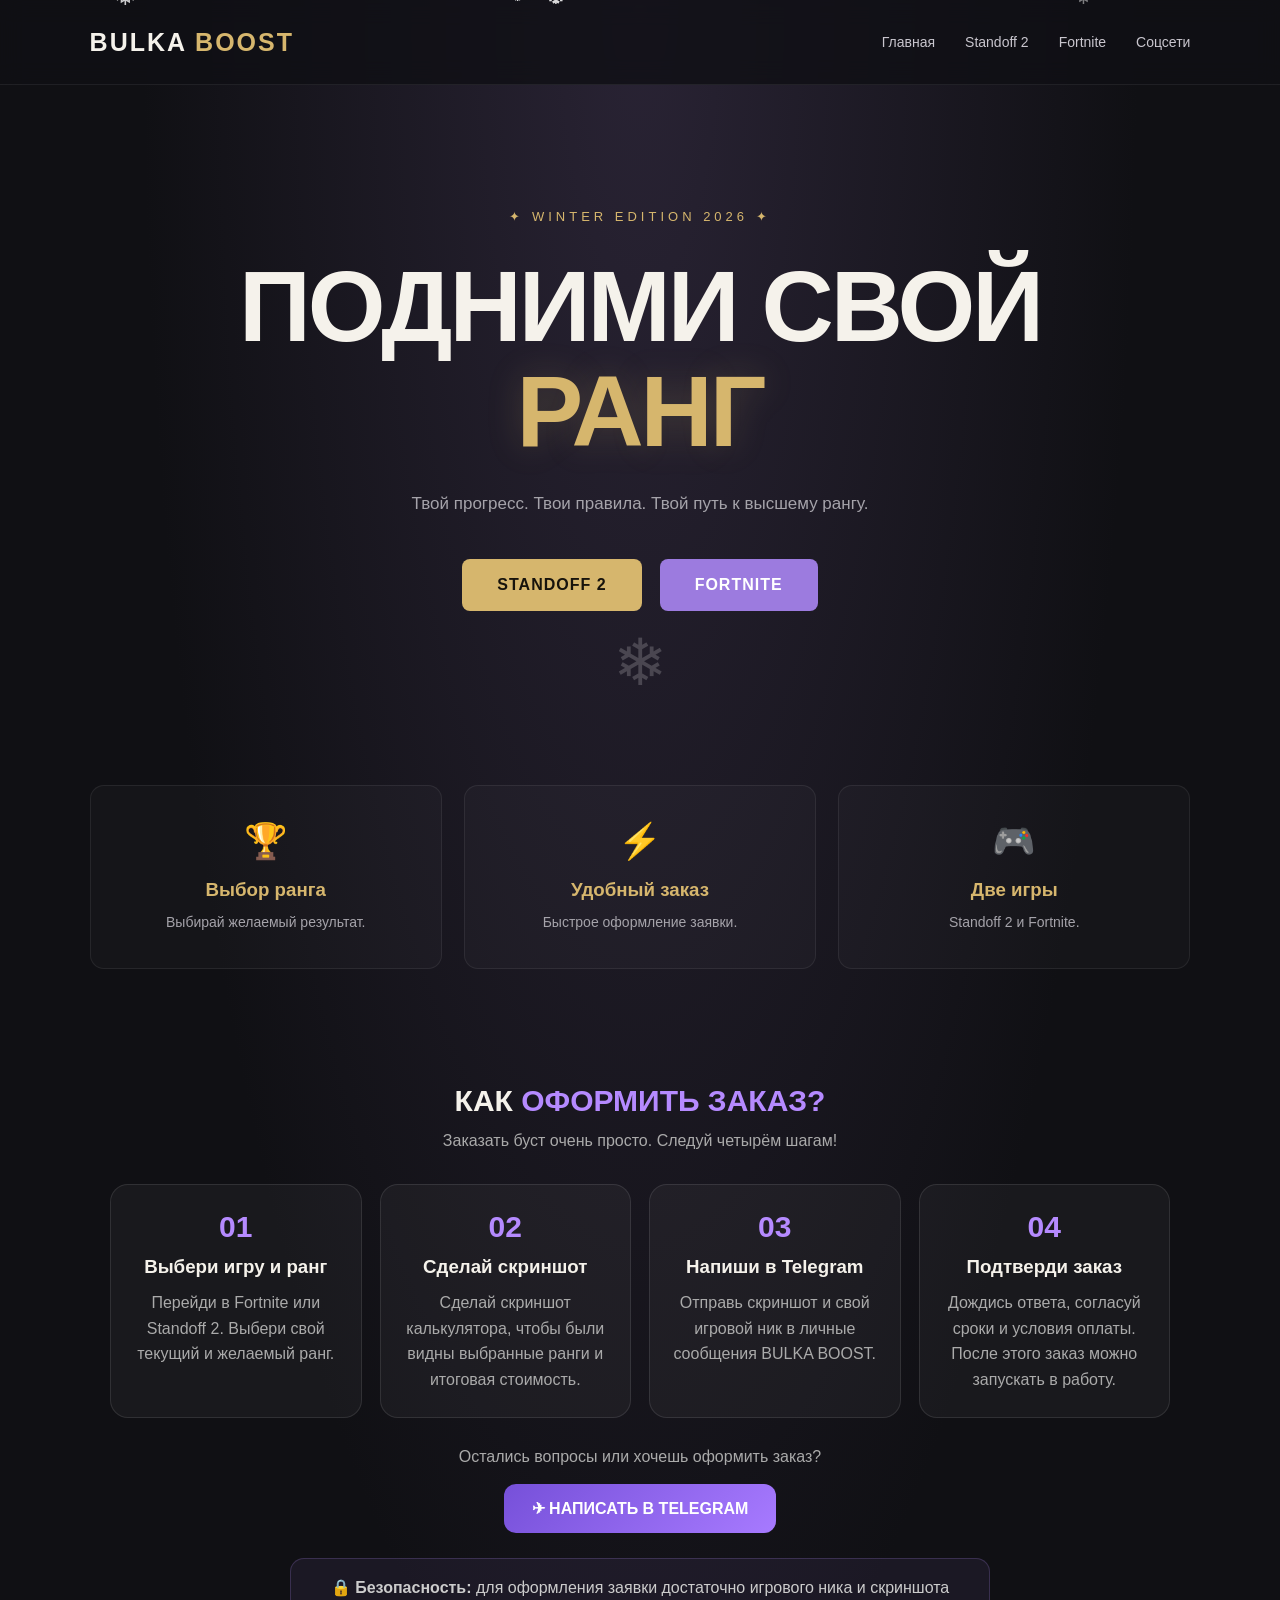
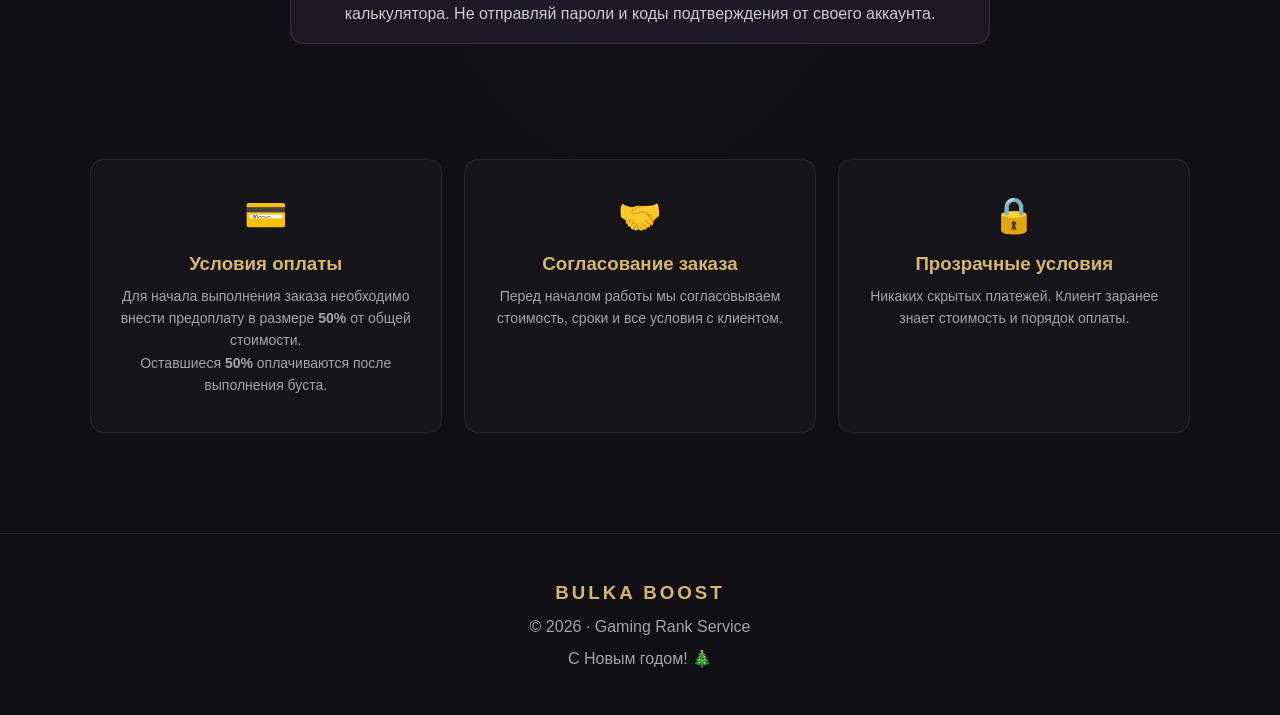
<file: index.html>
<!DOCTYPE html>
<html lang="ru">
<head>
    <meta charset="UTF-8">
    <meta name="viewport" content="width=device-width, initial-scale=1.0">
    <meta name="theme-color" content="#101014">
    <title>BULKA BOOST — Rank Service</title>
    <link rel="stylesheet" href="style.css">

    <style>
        .order-section {
            max-width: 1100px;
            margin: 65px auto;
            padding: 0 20px;
            text-align: center;
        }

        .order-title {
            font-size: 30px;
            margin-bottom: 10px;
        }

        .order-title span {
            color: #b58aff;
        }

        .order-subtitle {
            color: #aaa;
            margin-bottom: 30px;
            line-height: 1.6;
        }

        .order-grid {
            display: grid;
            grid-template-columns: repeat(auto-fit, minmax(220px, 1fr));
            gap: 18px;
        }

        .order-card {
            background: rgba(255,255,255,0.04);
            border: 1px solid rgba(255,255,255,0.1);
            border-radius: 18px;
            padding: 25px 18px;
        }

        .order-number {
            font-size: 30px;
            font-weight: bold;
            color: #b58aff;
        }

        .order-card h3 {
            margin: 12px 0;
        }

        .order-card p {
            color: #aaa;
            line-height: 1.6;
            margin: 0;
        }

        .order-telegram {
            margin-top: 30px;
        }

        .order-telegram p {
            color: #aaa;
            margin-bottom: 18px;
        }

        .order-telegram a {
            display: inline-block;
            padding: 15px 28px;
            border-radius: 12px;
            background: linear-gradient(135deg, #7650d9, #a77aff);
            color: white;
            text-decoration: none;
            font-weight: bold;
        }

        .order-note {
            max-width: 700px;
            margin: 25px auto 0;
            padding: 16px;
            background: rgba(181,138,255,0.07);
            border: 1px solid rgba(181,138,255,0.2);
            border-radius: 14px;
            color: #ccc;
            line-height: 1.6;
        }
    </style>
</head>
<body>

    <div id="snow"></div>

    <header class="header">
        <a class="logo" href="index.html">
            BULKA <span>BOOST</span>
        </a>

        <nav class="navigation">
            <a href="index.html">Главная</a>
            <a href="standoff.html">Standoff 2</a>
            <a href="fortnite.html">Fortnite</a>
            <a href="social.html">Соцсети</a>
        </nav>
    </header>

    <main class="hero">
        <div class="season">✦ WINTER EDITION 2026 ✦</div>

        <h1>
            ПОДНИМИ СВОЙ<br>
            <span>РАНГ</span>
        </h1>

        <p>
            Твой прогресс. Твои правила.
            Твой путь к высшему рангу.
        </p>

        <div class="hero-buttons">
            <a href="standoff.html" class="button gold">
                STANDOFF 2
            </a>

            <a href="fortnite.html" class="button purple">
                FORTNITE
            </a>
        </div>

        <div class="snow-decoration">❄</div>
    </main>

    <section class="features">
        <div class="feature">
            <span>🏆</span>
            <h3>Выбор ранга</h3>
            <p>Выбирай желаемый результат.</p>
        </div>

        <div class="feature">
            <span>⚡</span>
            <h3>Удобный заказ</h3>
            <p>Быстрое оформление заявки.</p>
        </div>

        <div class="feature">
            <span>🎮</span>
            <h3>Две игры</h3>
            <p>Standoff 2 и Fortnite.</p>
        </div>
    </section>

    <!-- HOW TO ORDER -->

    <section class="order-section">

        <h2 class="order-title">
            КАК <span>ОФОРМИТЬ ЗАКАЗ?</span>
        </h2>

        <p class="order-subtitle">
            Заказать буст очень просто. Следуй четырём шагам!
        </p>

        <div class="order-grid">

            <div class="order-card">
                <div class="order-number">01</div>
                <h3>Выбери игру и ранг</h3>
                <p>
                    Перейди в Fortnite или Standoff 2.
                    Выбери свой текущий и желаемый ранг.
                </p>
            </div>

            <div class="order-card">
                <div class="order-number">02</div>
                <h3>Сделай скриншот</h3>
                <p>
                    Сделай скриншот калькулятора,
                    чтобы были видны выбранные ранги
                    и итоговая стоимость.
                </p>
            </div>

            <div class="order-card">
                <div class="order-number">03</div>
                <h3>Напиши в Telegram</h3>
                <p>
                    Отправь скриншот и свой игровой ник
                    в личные сообщения BULKA BOOST.
                </p>
            </div>

            <div class="order-card">
                <div class="order-number">04</div>
                <h3>Подтверди заказ</h3>
                <p>
                    Дождись ответа, согласуй сроки
                    и условия оплаты. После этого
                    заказ можно запускать в работу.
                </p>
            </div>

        </div>

        <div class="order-telegram">
            <p>Остались вопросы или хочешь оформить заказ?</p>

            <a href="https://t.me/byylka_031"
               target="_blank"
               rel="noopener noreferrer">
                ✈ НАПИСАТЬ В TELEGRAM
            </a>
        </div>

        <div class="order-note">
            🔒 <strong>Безопасность:</strong>
            для оформления заявки достаточно игрового ника
            и скриншота калькулятора. Не отправляй пароли
            и коды подтверждения от своего аккаунта.
        </div>

    </section>

    <!-- PAYMENT SECTION -->

    <section class="features">

        <div class="feature">
            <span>💳</span>
            <h3>Условия оплаты</h3>
            <p>
                Для начала выполнения заказа
                необходимо внести предоплату
                в размере <strong>50%</strong>
                от общей стоимости.
            </p>
            <p>
                Оставшиеся <strong>50%</strong>
                оплачиваются после выполнения
                буста.
            </p>
        </div>

        <div class="feature">
            <span>🤝</span>
            <h3>Согласование заказа</h3>
            <p>
                Перед началом работы мы
                согласовываем стоимость,
                сроки и все условия с клиентом.
            </p>
        </div>

        <div class="feature">
            <span>🔒</span>
            <h3>Прозрачные условия</h3>
            <p>
                Никаких скрытых платежей.
                Клиент заранее знает стоимость
                и порядок оплаты.
            </p>
        </div>

    </section>

    <footer>
        <h3>BULKA BOOST</h3>
        <p>© 2026 · Gaming Rank Service</p>
        <p>С Новым годом! 🎄</p>
    </footer>

    <script src="script.js"></script>

</body>
</html>
</file>
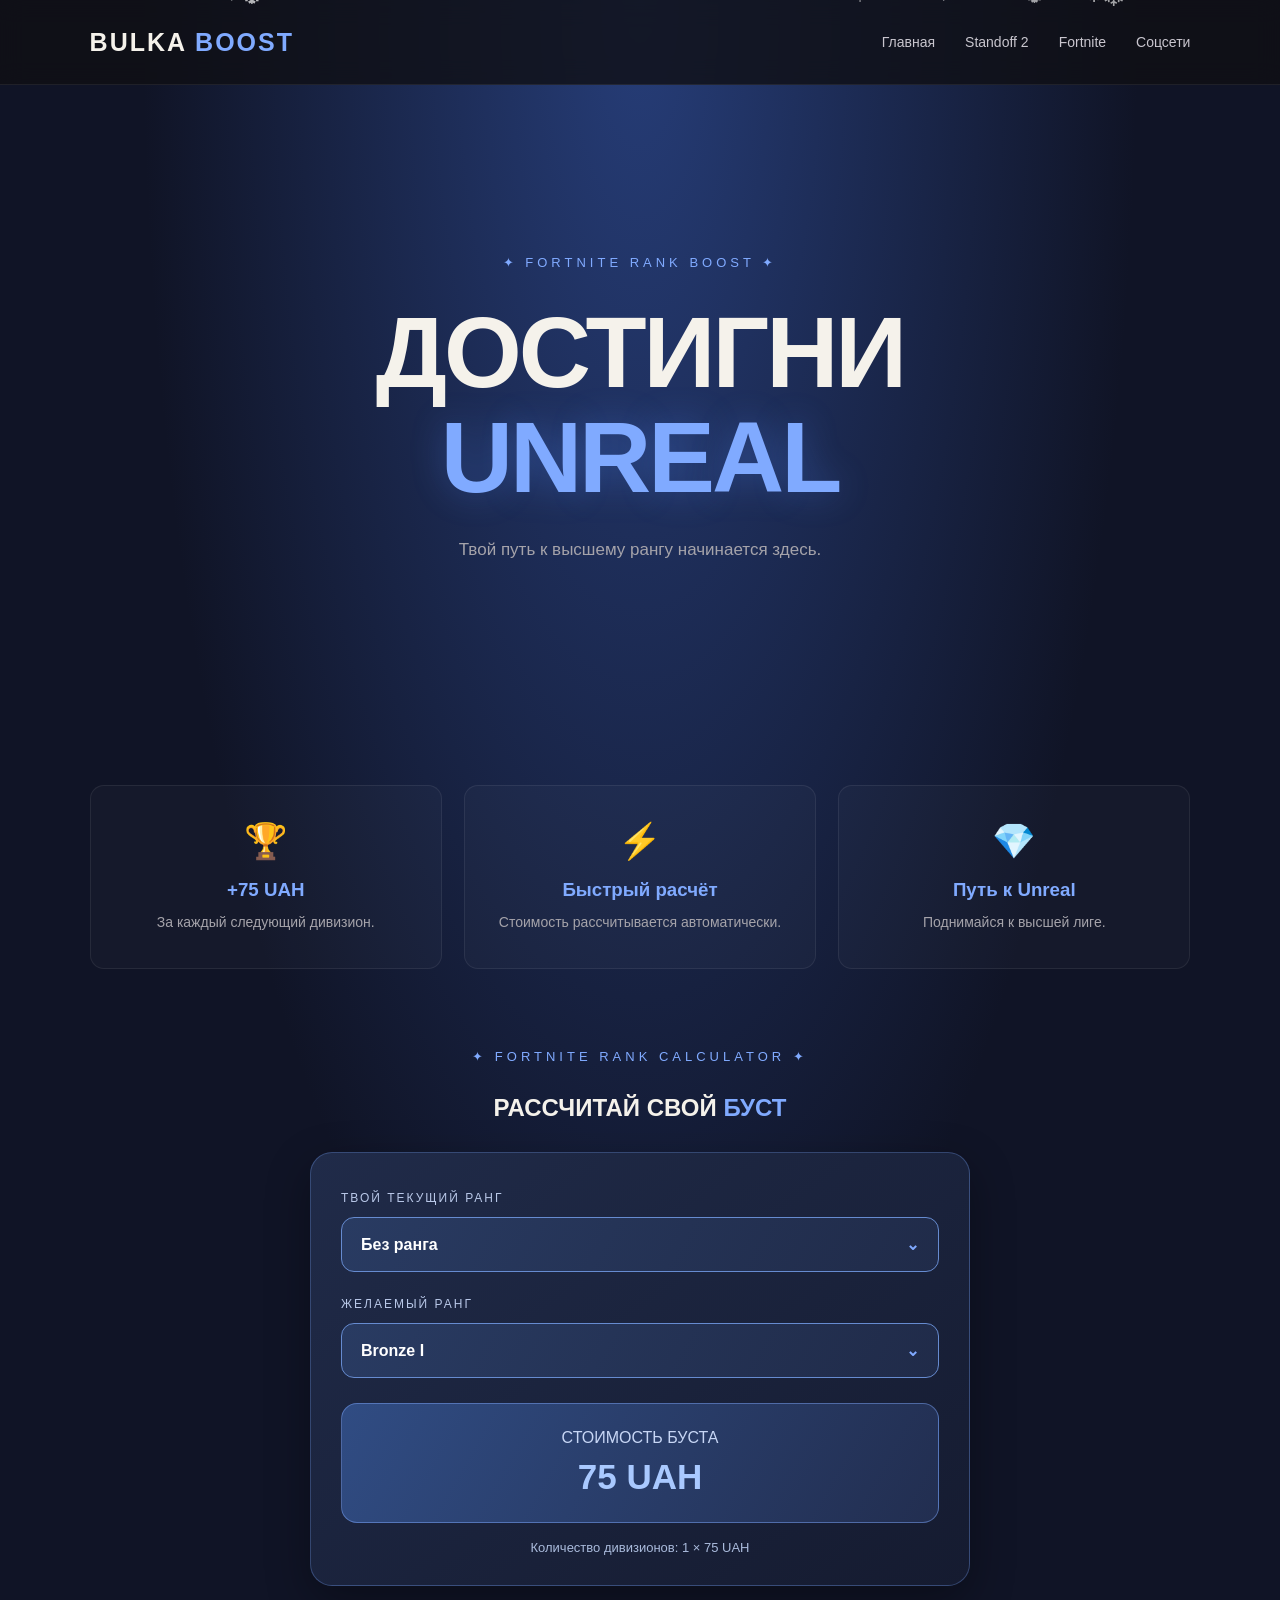
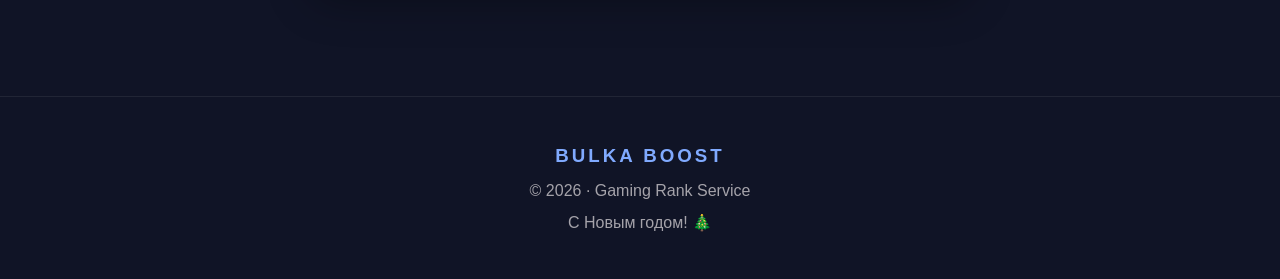
<file: fortnite.html>
<!DOCTYPE html>
<html lang="ru">
<head>
<meta charset="UTF-8">
<meta name="viewport" content="width=device-width, initial-scale=1.0">
<meta name="theme-color" content="#101426">
<title>BULKA BOOST — Fortnite</title>
<link rel="stylesheet" href="style.css">

<style>
body {
    background: radial-gradient(ellipse at 50% 0%, #263d78 0%, transparent 55%), #101426;
}

.logo span, .season, .feature h3, footer h3 {
    color: #80aaff;
}

.navigation a:hover { color: #80aaff; }

.hero h1 span {
    color: #80aaff;
    text-shadow: 0 0 35px #548dff55;
}

.calculator {
    max-width: 700px;
    margin: 0 auto 80px;
    padding: 30px 20px;
    text-align: center;
}

.calculator h2 { margin-bottom: 30px; }
.calculator h2 span { color: #80aaff; }

.calculator-box {
    background: linear-gradient(145deg,#202b49,#151b30);
    border: 1px solid #7199e955;
    border-radius: 22px;
    padding: 30px;
    text-align: left;
    box-shadow: 0 15px 45px #0005;
}

.rank-label {
    display: block;
    color: #b9c8e8;
    font-size: 12px;
    letter-spacing: 2px;
    margin: 8px 0 12px;
}

.custom-select {
    position: relative;
    margin-bottom: 25px;
}

.select-button {
    width: 100%;
    padding: 17px 19px;
    background: linear-gradient(120deg,#293b62,#202b49);
    border: 1px solid #668bd0;
    border-radius: 13px;
    color: white;
    font-size: 16px;
    font-weight: bold;
    display: flex;
    align-items: center;
    justify-content: space-between;
    cursor: pointer;
    transition: .25s;
}

.select-button:hover,
.custom-select.open .select-button {
    border-color: #a9c9ff;
    box-shadow: 0 0 20px #548dff35;
}

.arrow {
    color: #80aaff;
    transition: transform .25s;
}

.custom-select.open .arrow { transform: rotate(180deg); }

.select-options {
    display: none;
    position: absolute;
    top: calc(100% + 8px);
    left: 0;
    width: 100%;
    max-height: 260px;
    overflow-y: auto;
    padding: 7px;
    background: #1c2742;
    border: 1px solid #668bd0;
    border-radius: 14px;
    z-index: 50;
    box-shadow: 0 15px 35px #0009;
}

.custom-select.open .select-options { display: block; }

.rank-option {
    width: 100%;
    padding: 13px 14px;
    margin: 2px 0;
    border: 0;
    border-radius: 9px;
    background: transparent;
    color: #e8efff;
    font-size: 15px;
    text-align: left;
    cursor: pointer;
    transition: .2s;
}

.rank-option:hover,
.rank-option.selected {
    background: #354d79;
    color: #a9c9ff;
}

.price-result {
    margin-top: 20px;
    padding: 25px;
    border-radius: 16px;
    text-align: center;
    background: linear-gradient(120deg,#304c83,#222e50);
    border: 1px solid #80aaff75;
}

.price-result p {
    color: #c7d6f5;
    margin-bottom: 10px;
}

.price-result h3 {
    color: #a9c9ff;
    font-size: 35px;
}

#boostMessage {
    color: #aabbdc;
    text-align: center;
    margin-top: 17px;
    font-size: 13px;
}

@media(max-width:500px) {
    .calculator-box { padding: 20px; }
    .price-result h3 { font-size: 28px; }
}
</style>
</head>

<body>

<div id="snow"></div>

<header class="header">
    <a class="logo" href="index.html">BULKA <span>BOOST</span></a>
    <nav class="navigation">
        <a href="index.html">Главная</a>
        <a href="standoff.html">Standoff 2</a>
        <a href="fortnite.html">Fortnite</a>
        <a href="social.html">Соцсети</a>
    </nav>
</header>

<main class="hero">
    <div class="season">✦ FORTNITE RANK BOOST ✦</div>
    <h1>ДОСТИГНИ<br><span>UNREAL</span></h1>
    <p>Твой путь к высшему рангу начинается здесь.</p>
</main>

<section class="features">
    <div class="feature">
        <span>🏆</span>
        <h3>+75 UAH</h3>
        <p>За каждый следующий дивизион.</p>
    </div>
    <div class="feature">
        <span>⚡</span>
        <h3>Быстрый расчёт</h3>
        <p>Стоимость рассчитывается автоматически.</p>
    </div>
    <div class="feature">
        <span>💎</span>
        <h3>Путь к Unreal</h3>
        <p>Поднимайся к высшей лиге.</p>
    </div>
</section>

<section class="calculator">
    <div class="season">✦ FORTNITE RANK CALCULATOR ✦</div>
    <h2>РАССЧИТАЙ СВОЙ <span>БУСТ</span></h2>

    <div class="calculator-box">

        <label class="rank-label">ТВОЙ ТЕКУЩИЙ РАНГ</label>

        <div class="custom-select" id="startSelect">
            <button class="select-button" type="button">
                <span class="selected-text">Без ранга</span>
                <span class="arrow">⌄</span>
            </button>
            <div class="select-options">
                <button type="button" class="rank-option selected" data-value="0">Без ранга</button>
                <button type="button" class="rank-option" data-value="1">Bronze I</button>
                <button type="button" class="rank-option" data-value="2">Bronze II</button>
                <button type="button" class="rank-option" data-value="3">Bronze III</button>
                <button type="button" class="rank-option" data-value="4">Silver I</button>
                <button type="button" class="rank-option" data-value="5">Silver II</button>
                <button type="button" class="rank-option" data-value="6">Silver III</button>
                <button type="button" class="rank-option" data-value="7">Gold I</button>
                <button type="button" class="rank-option" data-value="8">Gold II</button>
                <button type="button" class="rank-option" data-value="9">Gold III</button>
                <button type="button" class="rank-option" data-value="10">Platinum I</button>
                <button type="button" class="rank-option" data-value="11">Platinum II</button>
                <button type="button" class="rank-option" data-value="12">Platinum III</button>
                <button type="button" class="rank-option" data-value="13">Diamond I</button>
                <button type="button" class="rank-option" data-value="14">Diamond II</button>
                <button type="button" class="rank-option" data-value="15">Diamond III</button>
                <button type="button" class="rank-option" data-value="16">Elite</button>
                <button type="button" class="rank-option" data-value="17">Champion</button>
                <button type="button" class="rank-option" data-value="18">Unreal</button>
            </div>
        </div>

        <label class="rank-label">ЖЕЛАЕМЫЙ РАНГ</label>

        <div class="custom-select" id="endSelect">
            <button class="select-button" type="button">
                <span class="selected-text">Bronze I</span>
                <span class="arrow">⌄</span>
            </button>
            <div class="select-options">
                <button type="button" class="rank-option selected" data-value="1">Bronze I</button>
                <button type="button" class="rank-option" data-value="2">Bronze II</button>
                <button type="button" class="rank-option" data-value="3">Bronze III</button>
                <button type="button" class="rank-option" data-value="4">Silver I</button>
                <button type="button" class="rank-option" data-value="5">Silver II</button>
                <button type="button" class="rank-option" data-value="6">Silver III</button>
                <button type="button" class="rank-option" data-value="7">Gold I</button>
                <button type="button" class="rank-option" data-value="8">Gold II</button>
                <button type="button" class="rank-option" data-value="9">Gold III</button>
                <button type="button" class="rank-option" data-value="10">Platinum I</button>
                <button type="button" class="rank-option" data-value="11">Platinum II</button>
                <button type="button" class="rank-option" data-value="12">Platinum III</button>
                <button type="button" class="rank-option" data-value="13">Diamond I</button>
                <button type="button" class="rank-option" data-value="14">Diamond II</button>
                <button type="button" class="rank-option" data-value="15">Diamond III</button>
                <button type="button" class="rank-option" data-value="16">Elite</button>
                <button type="button" class="rank-option" data-value="17">Champion</button>
                <button type="button" class="rank-option" data-value="18">Unreal</button>
            </div>
        </div>

        <div class="price-result">
            <p>СТОИМОСТЬ БУСТА</p>
            <h3 id="boostPrice">75 UAH</h3>
        </div>

        <p id="boostMessage">Стоимость рассчитана автоматически.</p>

    </div>
</section>

<footer>
    <h3>BULKA BOOST</h3>
    <p>© 2026 · Gaming Rank Service</p>
    <p>С Новым годом! 🎄</p>
</footer>

<script>
(function () {
    const ranks = { start: 0, end: 1 };

    const price = document.getElementById("boostPrice");
    const message = document.getElementById("boostMessage");

    function calculateBoost() {
        const difference = ranks.end - ranks.start;

        if (difference <= 0) {
            price.textContent = "0 UAH";
            message.textContent = "Выбери ранг выше текущего.";
            return;
        }

        price.textContent = (difference * 75) + " UAH";
        message.textContent =
            "Количество дивизионов: " + difference +
            " × 75 UAH";
    }

    function setupSelect(id, key) {
        const select = document.getElementById(id);
        const trigger = select.querySelector(".select-button");
        const text = select.querySelector(".selected-text");
        const options = select.querySelectorAll(".rank-option");

        trigger.addEventListener("click", function () {
            document.querySelectorAll(".custom-select").forEach(item => {
                if (item !== select) item.classList.remove("open");
            });

            select.classList.toggle("open");
        });

        options.forEach(option => {
            option.addEventListener("click", function () {
                ranks[key] = Number(this.dataset.value);
                text.textContent = this.textContent;

                options.forEach(item =>
                    item.classList.remove("selected")
                );

                this.classList.add("selected");
                select.classList.remove("open");

                calculateBoost();
            });
        });
    }

    setupSelect("startSelect", "start");
    setupSelect("endSelect", "end");

    document.addEventListener("click", function (event) {
        if (!event.target.closest(".custom-select")) {
            document.querySelectorAll(".custom-select").forEach(item => {
                item.classList.remove("open");
            });
        }
    });

    calculateBoost();
})();
</script>

<script src="script.js?v=777"></script>

</body>
</html>
</file>
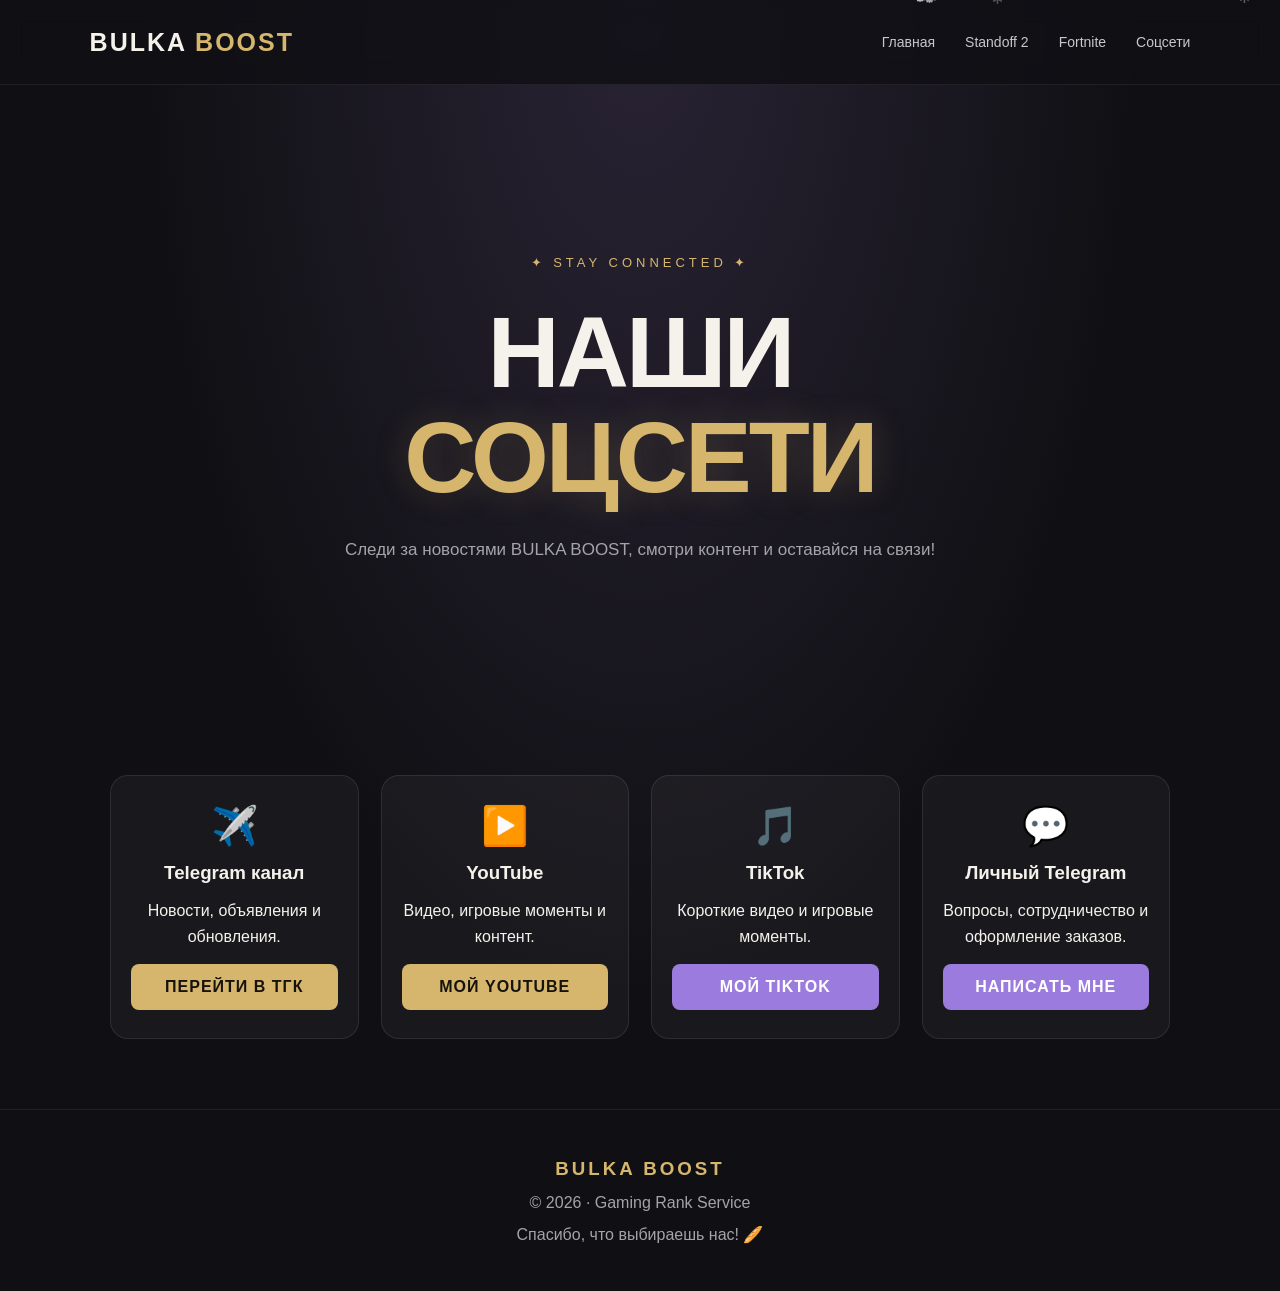
<file: social.html>
<!DOCTYPE html>
<html lang="ru">
<head>
    <meta charset="UTF-8">
    <meta name="viewport" content="width=device-width, initial-scale=1.0">
    <meta name="theme-color" content="#101014">
    <title>BULKA BOOST — Соцсети</title>
    <link rel="stylesheet" href="style.css">

    <style>
        .social-section {
            max-width: 1100px;
            margin: 40px auto 70px;
            padding: 0 20px;
            display: grid;
            grid-template-columns: repeat(auto-fit, minmax(230px, 1fr));
            gap: 22px;
        }

        .social-card {
            background: rgba(255, 255, 255, 0.04);
            border: 1px solid rgba(255, 255, 255, 0.09);
            border-radius: 18px;
            padding: 28px 20px;
            text-align: center;
            display: flex;
            flex-direction: column;
            align-items: center;
            min-width: 0;
            gap: 14px;
        }

        .social-icon {
            font-size: 38px;
        }

        .social-card h3 {
            margin: 0;
        }

        .social-card p {
            margin: 0;
            line-height: 1.6;
            min-height: 52px;
        }

        .social-card .button {
            display: inline-flex;
            align-items: center;
            justify-content: center;
            width: 100%;
            max-width: 210px;
            min-height: 46px;
            box-sizing: border-box;
            padding: 12px 14px;
            margin-top: auto;
            white-space: normal;
            text-align: center;
            line-height: 1.3;
            text-decoration: none;
        }
    </style>
</head>
<body>

    <div id="snow"></div>

    <header class="header">
        <a class="logo" href="index.html">
            BULKA <span>BOOST</span>
        </a>

        <nav class="navigation">
            <a href="index.html">Главная</a>
            <a href="standoff.html">Standoff 2</a>
            <a href="fortnite.html">Fortnite</a>
            <a href="social.html">Соцсети</a>
        </nav>
    </header>

    <main class="hero">
        <div class="season">✦ STAY CONNECTED ✦</div>

        <h1>
            НАШИ<br>
            <span>СОЦСЕТИ</span>
        </h1>

        <p>
            Следи за новостями BULKA BOOST,
            смотри контент и оставайся на связи!
        </p>
    </main>

    <section class="social-section">

        <div class="social-card">
            <div class="social-icon">✈️</div>
            <h3>Telegram канал</h3>
            <p>Новости, объявления и обновления.</p>
            <a class="button gold"
               href="https://t.me/bulka_tgc"
               target="_blank"
               rel="noopener noreferrer">
                ПЕРЕЙТИ В ТГК
            </a>
        </div>

        <div class="social-card">
            <div class="social-icon">▶️</div>
            <h3>YouTube</h3>
            <p>Видео, игровые моменты и контент.</p>
            <a class="button gold"
               href="https://youtube.com/@bylka_031?si=wRIi9qmshhbFJQZ5"
               target="_blank"
               rel="noopener noreferrer">
                МОЙ YOUTUBE
            </a>
        </div>

        <div class="social-card">
            <div class="social-icon">🎵</div>
            <h3>TikTok</h3>
            <p>Короткие видео и игровые моменты.</p>
            <a class="button purple"
               href="https://www.tiktok.com/@bylka_031?_r=1&_t=ZS-9BCIIu49oWK"
               target="_blank"
               rel="noopener noreferrer">
                МОЙ TIKTOK
            </a>
        </div>

        <div class="social-card">
            <div class="social-icon">💬</div>
            <h3>Личный Telegram</h3>
            <p>Вопросы, сотрудничество и оформление заказов.</p>
            <a class="button purple"
               href="https://t.me/byylka_031"
               target="_blank"
               rel="noopener noreferrer">
                НАПИСАТЬ МНЕ
            </a>
        </div>

    </section>

    <footer>
        <h3>BULKA BOOST</h3>
        <p>© 2026 · Gaming Rank Service</p>
        <p>Спасибо, что выбираешь нас! 🥖</p>
    </footer>

    <script src="script.js"></script>

</body>
</html>
</file>
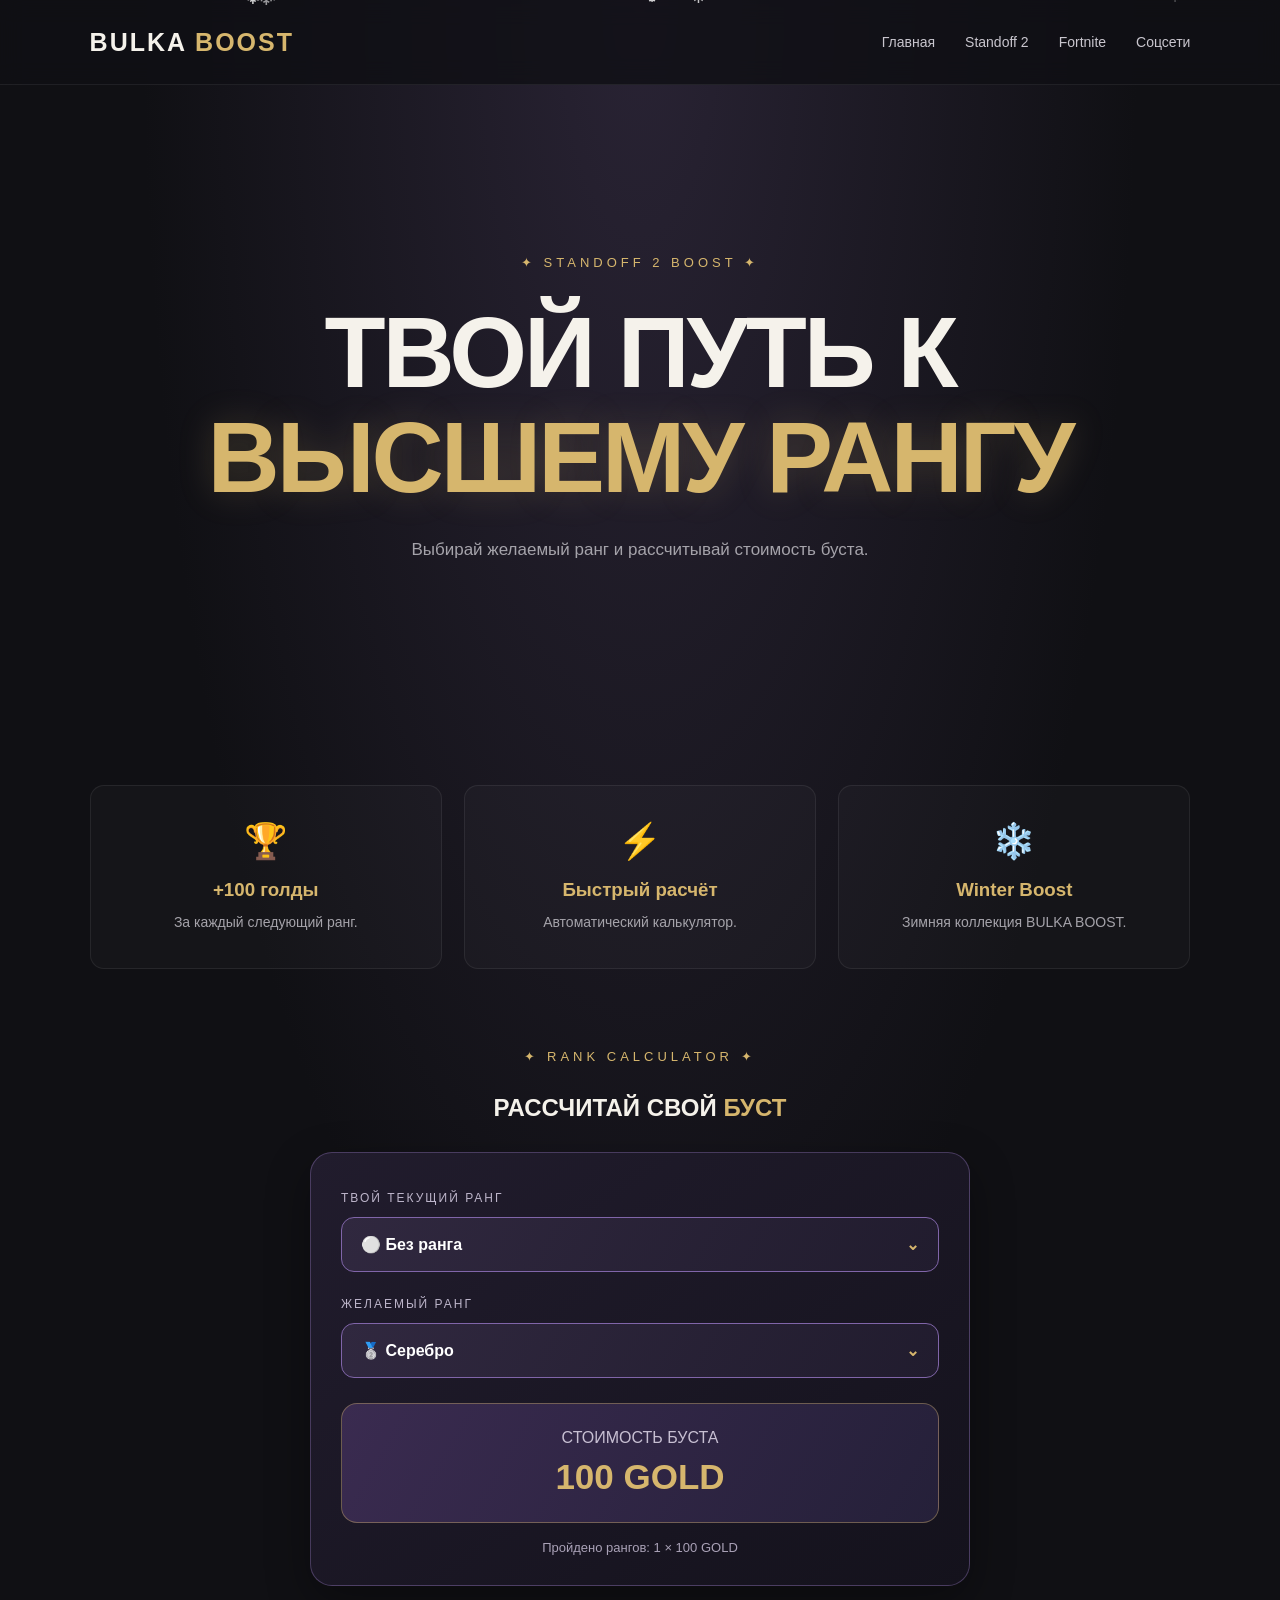
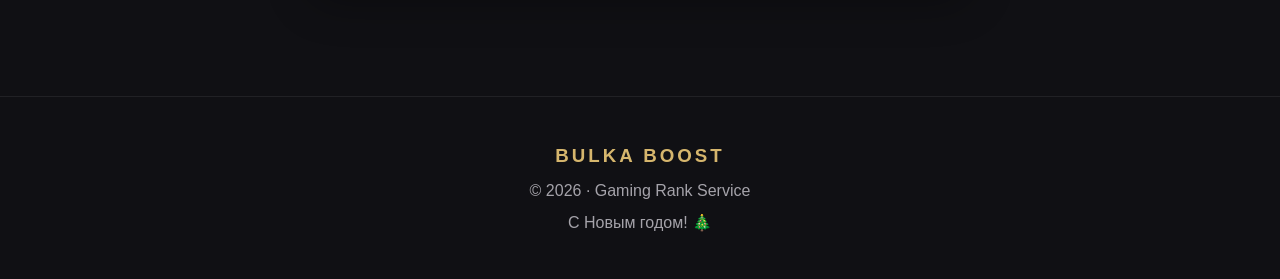
<file: standoff.html>
<!DOCTYPE html>
<html lang="ru">
<head>
<meta charset="UTF-8">
<meta name="viewport" content="width=device-width, initial-scale=1.0">
<meta name="theme-color" content="#101426">
<title>BULKA BOOST — Standoff 2</title>
<link rel="stylesheet" href="style.css">

<style>
.calculator {
    max-width: 700px;
    margin: 0 auto 80px;
    padding: 30px 20px;
    text-align: center;
}

.calculator h2 { margin-bottom: 30px; }
.calculator h2 span { color: var(--gold); }

.calculator-box {
    background: linear-gradient(145deg,#211c2d,#14121c);
    border: 1px solid #a987d955;
    border-radius: 22px;
    padding: 30px;
    text-align: left;
    box-shadow: 0 15px 45px #0005;
}

.rank-label {
    display: block;
    color: #bdb5ca;
    font-size: 12px;
    letter-spacing: 2px;
    margin: 8px 0 12px;
}

.custom-select {
    position: relative;
    margin-bottom: 25px;
}

.select-button {
    width: 100%;
    padding: 17px 19px;
    background: linear-gradient(120deg,#30283f,#211c2e);
    border: 1px solid #8065a9;
    border-radius: 13px;
    color: white;
    font-size: 16px;
    font-weight: bold;
    display: flex;
    align-items: center;
    justify-content: space-between;
    cursor: pointer;
    transition: .25s;
}

.select-button:hover,
.custom-select.open .select-button {
    border-color: #d6b66d;
    box-shadow: 0 0 20px #a77bff30;
}

.arrow {
    color: #d6b66d;
    transition: transform .25s;
}

.custom-select.open .arrow {
    transform: rotate(180deg);
}

.select-options {
    display: none;
    position: absolute;
    top: calc(100% + 8px);
    left: 0;
    width: 100%;
    padding: 7px;
    background: #211c2d;
    border: 1px solid #8065a9;
    border-radius: 14px;
    z-index: 50;
    box-shadow: 0 15px 35px #0009;
}

.custom-select.open .select-options {
    display: block;
    animation: menuIn .2s ease;
}

.rank-option {
    width: 100%;
    padding: 13px 14px;
    margin: 2px 0;
    border: 0;
    border-radius: 9px;
    background: transparent;
    color: #eee8fa;
    font-size: 15px;
    text-align: left;
    cursor: pointer;
    transition: .2s;
}

.rank-option:hover {
    background: #423454;
    color: #e5c879;
}

.rank-option.selected {
    background: #4b3b60;
    color: #e5c879;
}

.price-result {
    margin-top: 20px;
    padding: 25px;
    border-radius: 16px;
    text-align: center;
    background: linear-gradient(120deg,#3a2b50,#252039);
    border: 1px solid #d6b66d65;
}

.price-result p {
    color: #c7bfd2;
    margin-bottom: 10px;
}

.price-result h3 {
    color: var(--gold);
    font-size: 35px;
}

#boostMessage {
    color: #aaa2b7;
    text-align: center;
    margin-top: 17px;
    font-size: 13px;
}

@keyframes menuIn {
    from { opacity: 0; transform: translateY(-6px); }
    to { opacity: 1; transform: translateY(0); }
}

@media(max-width:500px) {
    .calculator-box { padding: 20px; }
    .price-result h3 { font-size: 28px; }
}
</style>
</head>

<body>

<div id="snow"></div>

<header class="header">
    <a class="logo" href="index.html">BULKA <span>BOOST</span></a>
    <nav class="navigation">
        <a href="index.html">Главная</a>
        <a href="standoff.html">Standoff 2</a>
        <a href="fortnite.html">Fortnite</a>
        <a href="social.html">Соцсети</a>
    </nav>
</header>

<main class="hero">
    <div class="season">✦ STANDOFF 2 BOOST ✦</div>
    <h1>ТВОЙ ПУТЬ К<br><span>ВЫСШЕМУ РАНГУ</span></h1>
    <p>Выбирай желаемый ранг и рассчитывай стоимость буста.</p>
</main>

<section class="features">
    <div class="feature">
        <span>🏆</span>
        <h3>+100 голды</h3>
        <p>За каждый следующий ранг.</p>
    </div>

    <div class="feature">
        <span>⚡</span>
        <h3>Быстрый расчёт</h3>
        <p>Автоматический калькулятор.</p>
    </div>

    <div class="feature">
        <span>❄️</span>
        <h3>Winter Boost</h3>
        <p>Зимняя коллекция BULKA BOOST.</p>
    </div>
</section>

<section class="calculator">
    <div class="season">✦ RANK CALCULATOR ✦</div>
    <h2>РАССЧИТАЙ СВОЙ <span>БУСТ</span></h2>

    <div class="calculator-box">

        <label class="rank-label">ТВОЙ ТЕКУЩИЙ РАНГ</label>

        <div class="custom-select" id="startSelect">
            <button class="select-button" type="button">
                <span class="selected-text">⚪ Без ранга</span>
                <span class="arrow">⌄</span>
            </button>

            <div class="select-options">
                <button type="button" class="rank-option selected" data-value="0">⚪ Без ранга</button>
                <button type="button" class="rank-option" data-value="1">🥈 Серебро</button>
                <button type="button" class="rank-option" data-value="2">🥇 Золото</button>
                <button type="button" class="rank-option" data-value="3">🟢 Рейнджер</button>
                <button type="button" class="rank-option" data-value="4">🔵 Мастер</button>
                <button type="button" class="rank-option" data-value="5">🟣 Элита</button>
                <button type="button" class="rank-option" data-value="6">💎 Легенда</button>
            </div>
        </div>

        <label class="rank-label">ЖЕЛАЕМЫЙ РАНГ</label>

        <div class="custom-select" id="endSelect">
            <button class="select-button" type="button">
                <span class="selected-text">🥈 Серебро</span>
                <span class="arrow">⌄</span>
            </button>

            <div class="select-options">
                <button type="button" class="rank-option selected" data-value="1">🥈 Серебро</button>
                <button type="button" class="rank-option" data-value="2">🥇 Золото</button>
                <button type="button" class="rank-option" data-value="3">🟢 Рейнджер</button>
                <button type="button" class="rank-option" data-value="4">🔵 Мастер</button>
                <button type="button" class="rank-option" data-value="5">🟣 Элита</button>
                <button type="button" class="rank-option" data-value="6">💎 Легенда</button>
            </div>
        </div>

        <div class="price-result">
            <p>СТОИМОСТЬ БУСТА</p>
            <h3 id="boostPrice">100 GOLD</h3>
        </div>

        <p id="boostMessage"></p>

    </div>
</section>

<footer>
    <h3>BULKA BOOST</h3>
    <p>© 2026 · Gaming Rank Service</p>
    <p>С Новым годом! 🎄</p>
</footer>

<script>
(function () {
    const state = {
        start: 0,
        end: 1
    };

    const priceElement = document.getElementById("boostPrice");
    const messageElement = document.getElementById("boostMessage");

    function calculateBoost() {
        const difference = state.end - state.start;

        if (difference <= 0) {
            priceElement.textContent = "0 GOLD";
            messageElement.textContent = "Выбери ранг выше текущего.";
            return;
        }

        const total = difference * 100;

        priceElement.textContent = total + " GOLD";
        messageElement.textContent =
            "Пройдено рангов: " + difference + " × 100 GOLD";
    }

    function setupSelect(id, key) {
        const select = document.getElementById(id);
        const trigger = select.querySelector(".select-button");
        const selectedText = select.querySelector(".selected-text");
        const options = select.querySelectorAll(".rank-option");

        trigger.addEventListener("click", function () {
            const wasOpen = select.classList.contains("open");

            document.querySelectorAll(".custom-select").forEach(item => {
                item.classList.remove("open");
            });

            if (!wasOpen) {
                select.classList.add("open");
            }
        });

        options.forEach(option => {
            option.addEventListener("click", function () {
                state[key] = Number(this.dataset.value);

                selectedText.textContent = this.textContent;

                options.forEach(item => {
                    item.classList.remove("selected");
                });

                this.classList.add("selected");
                select.classList.remove("open");

                calculateBoost();
            });
        });
    }

    setupSelect("startSelect", "start");
    setupSelect("endSelect", "end");

    document.addEventListener("click", function (event) {
        if (!event.target.closest(".custom-select")) {
            document.querySelectorAll(".custom-select").forEach(item => {
                item.classList.remove("open");
            });
        }
    });

    calculateBoost();
})();
</script>

<script src="script.js?v=777"></script>

</body>
</html>
</file>
<file: style.css>
* {
    margin: 0;
    padding: 0;
    box-sizing: border-box;
}

:root {
    --bg: #101014;
    --gold: #d6b66d;
    --white: #f5f2eb;
    --muted: #a5a3aa;
    --purple: #9c7bdf;
}

html {
    scroll-behavior: smooth;
}

body {
    background:
        radial-gradient(ellipse at 50% 0%, #292334 0%, transparent 55%),
        var(--bg);
    color: var(--white);
    font-family: Arial, sans-serif;
    min-height: 100vh;
    overflow-x: hidden;
}

a {
    color: inherit;
    text-decoration: none;
}

/* HEADER */

.header {
    width: 100%;
    min-height: 85px;
    padding: 20px 7%;
    display: flex;
    align-items: center;
    justify-content: space-between;
    border-bottom: 1px solid #ffffff12;
    background: #101014cc;
    backdrop-filter: blur(12px);
    position: relative;
    z-index: 10;
}

.logo {
    font-size: 25px;
    font-weight: 900;
    letter-spacing: 2px;
}

.logo span {
    color: var(--gold);
}

.navigation {
    display: flex;
    gap: 30px;
}

.navigation a {
    color: #c9c6ce;
    font-size: 14px;
    transition: 0.3s;
}

.navigation a:hover {
    color: var(--gold);
}

/* HERO */

.hero {
    min-height: 650px;
    display: flex;
    flex-direction: column;
    align-items: center;
    justify-content: center;
    text-align: center;
    padding: 80px 20px;
    position: relative;
}

.season {
    color: var(--gold);
    font-size: 13px;
    letter-spacing: 4px;
    margin-bottom: 30px;
    animation: appear 1s ease;
}

.hero h1 {
    font-size: clamp(48px, 9vw, 100px);
    line-height: 1.05;
    font-weight: 900;
    letter-spacing: -3px;
    animation: appear 1.2s ease;
}

.hero h1 span {
    color: var(--gold);
    text-shadow: 0 0 35px #d6b66d35;
}

.hero p {
    color: var(--muted);
    margin-top: 25px;
    line-height: 1.8;
    font-size: 17px;
}

.hero-buttons {
    display: flex;
    gap: 18px;
    margin-top: 40px;
}

.button {
    padding: 17px 35px;
    border-radius: 8px;
    font-weight: bold;
    letter-spacing: 1px;
    transition: 0.3s;
}

.button:hover {
    transform: translateY(-5px);
    box-shadow: 0 10px 30px #00000050;
}

.gold {
    background: var(--gold);
    color: #17130c;
}

.purple {
    background: var(--purple);
    color: #fff;
}

.snow-decoration {
    position: absolute;
    bottom: 35px;
    color: #ffffff30;
    font-size: 65px;
    animation: rotate 12s linear infinite;
}

/* FEATURES */

.features {
    display: grid;
    grid-template-columns: repeat(3, 1fr);
    gap: 22px;
    padding: 50px 7%;
}

.feature {
    padding: 35px 25px;
    background: #ffffff06;
    border: 1px solid #ffffff12;
    border-radius: 14px;
    text-align: center;
    transition: 0.3s;
}

.feature:hover {
    transform: translateY(-7px);
    border-color: #d6b66d70;
    background: #ffffff0b;
}

.feature span {
    font-size: 35px;
}

.feature h3 {
    margin: 17px 0 10px;
    color: var(--gold);
}

.feature p {
    color: var(--muted);
    font-size: 14px;
    line-height: 1.6;
}

/* FOOTER */

footer {
    padding: 40px 20px;
    margin-top: 50px;
    border-top: 1px solid #ffffff12;
    text-align: center;
    color: var(--muted);
    line-height: 2;
}

footer h3 {
    color: var(--gold);
    letter-spacing: 3px;
}

/* SNOW */

#snow {
    position: fixed;
    inset: 0;
    pointer-events: none;
    overflow: hidden;
    z-index: 20;
}

.snowflake {
    position: absolute;
    top: -20px;
    color: white;
    opacity: 0.7;
    user-select: none;
    animation: snowfall linear infinite;
}

@keyframes snowfall {
    to {
        transform: translateY(110vh) rotate(360deg);
    }
}

@keyframes appear {
    from {
        opacity: 0;
        transform: translateY(25px);
    }
    to {
        opacity: 1;
        transform: translateY(0);
    }
}

@keyframes rotate {
    to {
        transform: rotate(360deg);
    }
}

/* MOBILE */

@media (max-width: 700px) {
    .header {
        flex-direction: column;
        gap: 20px;
    }

    .navigation {
        gap: 15px;
        flex-wrap: wrap;
        justify-content: center;
    }

    .navigation a {
        font-size: 12px;
    }

    .hero {
        min-height: 550px;
    }

    .hero-buttons {
        flex-direction: column;
        width: 100%;
        max-width: 260px;
    }

    .features {
        grid-template-columns: 1fr;
    }
}
</file>
